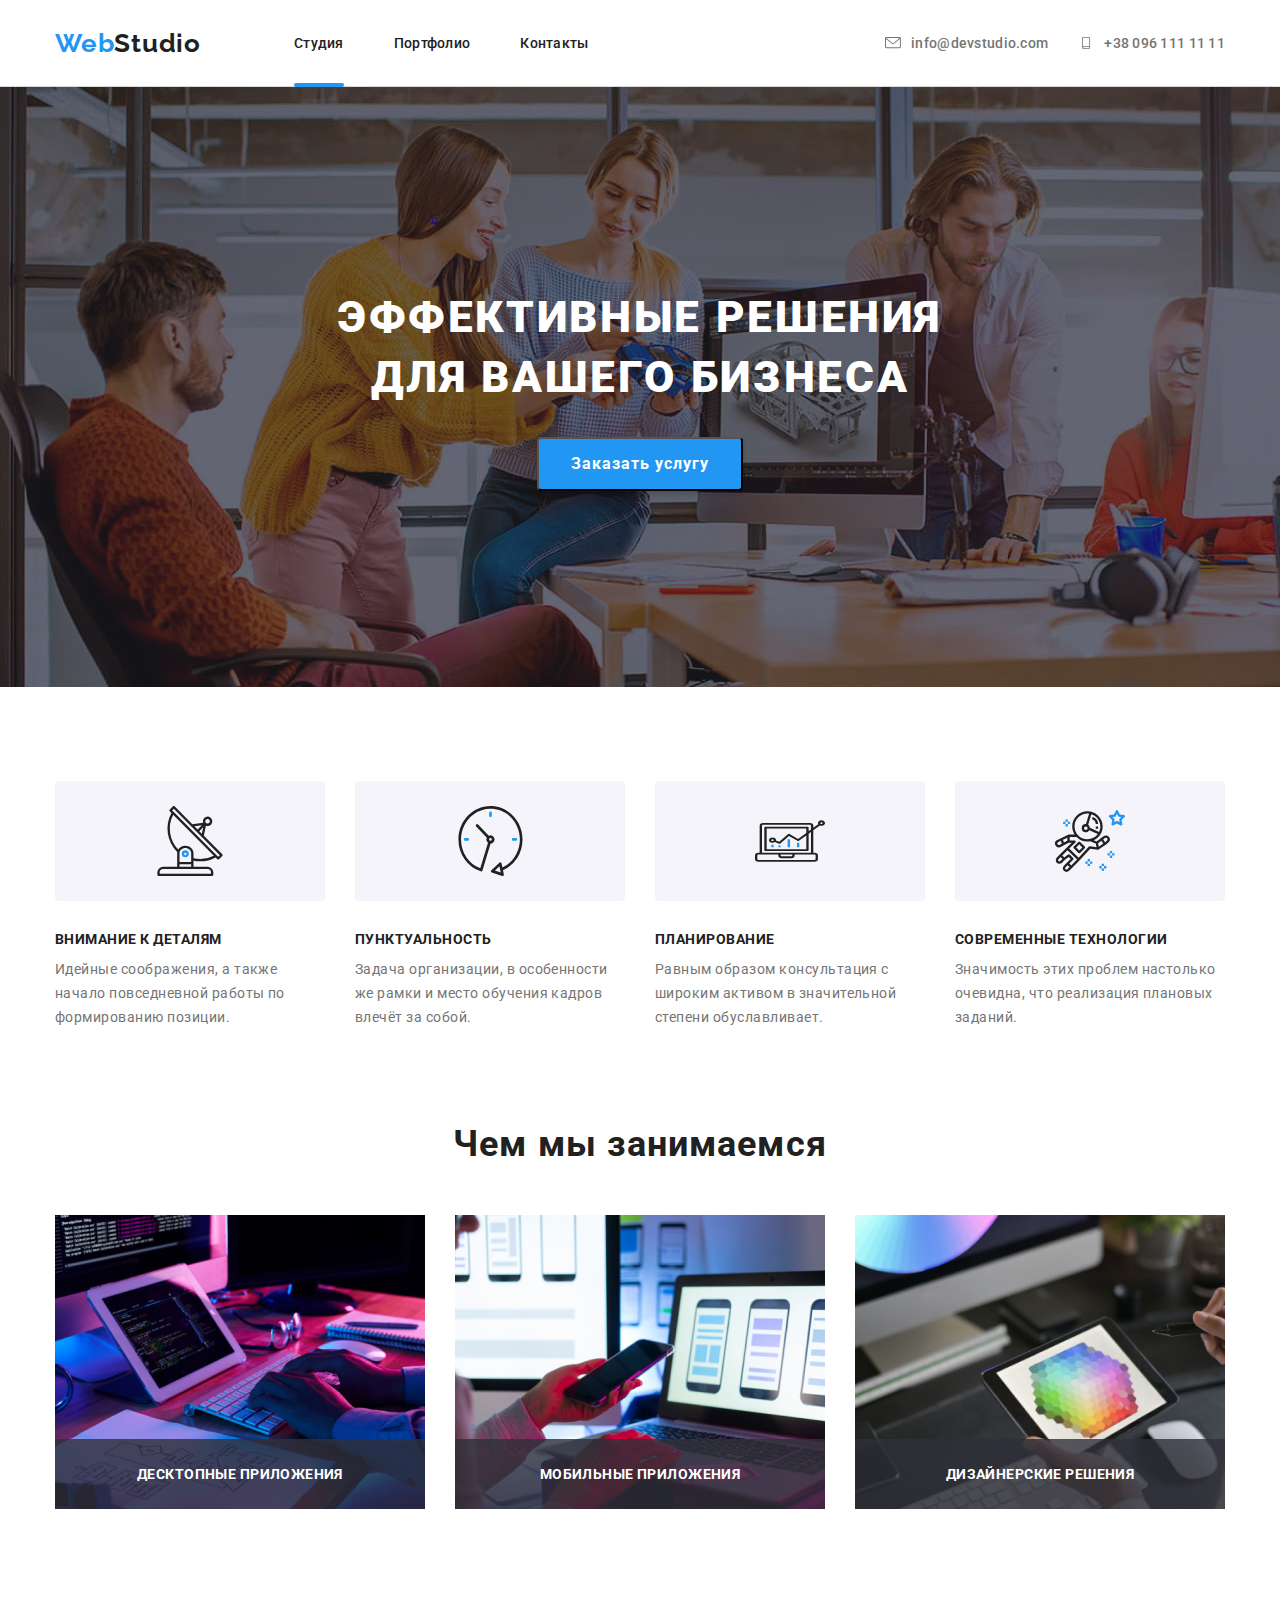
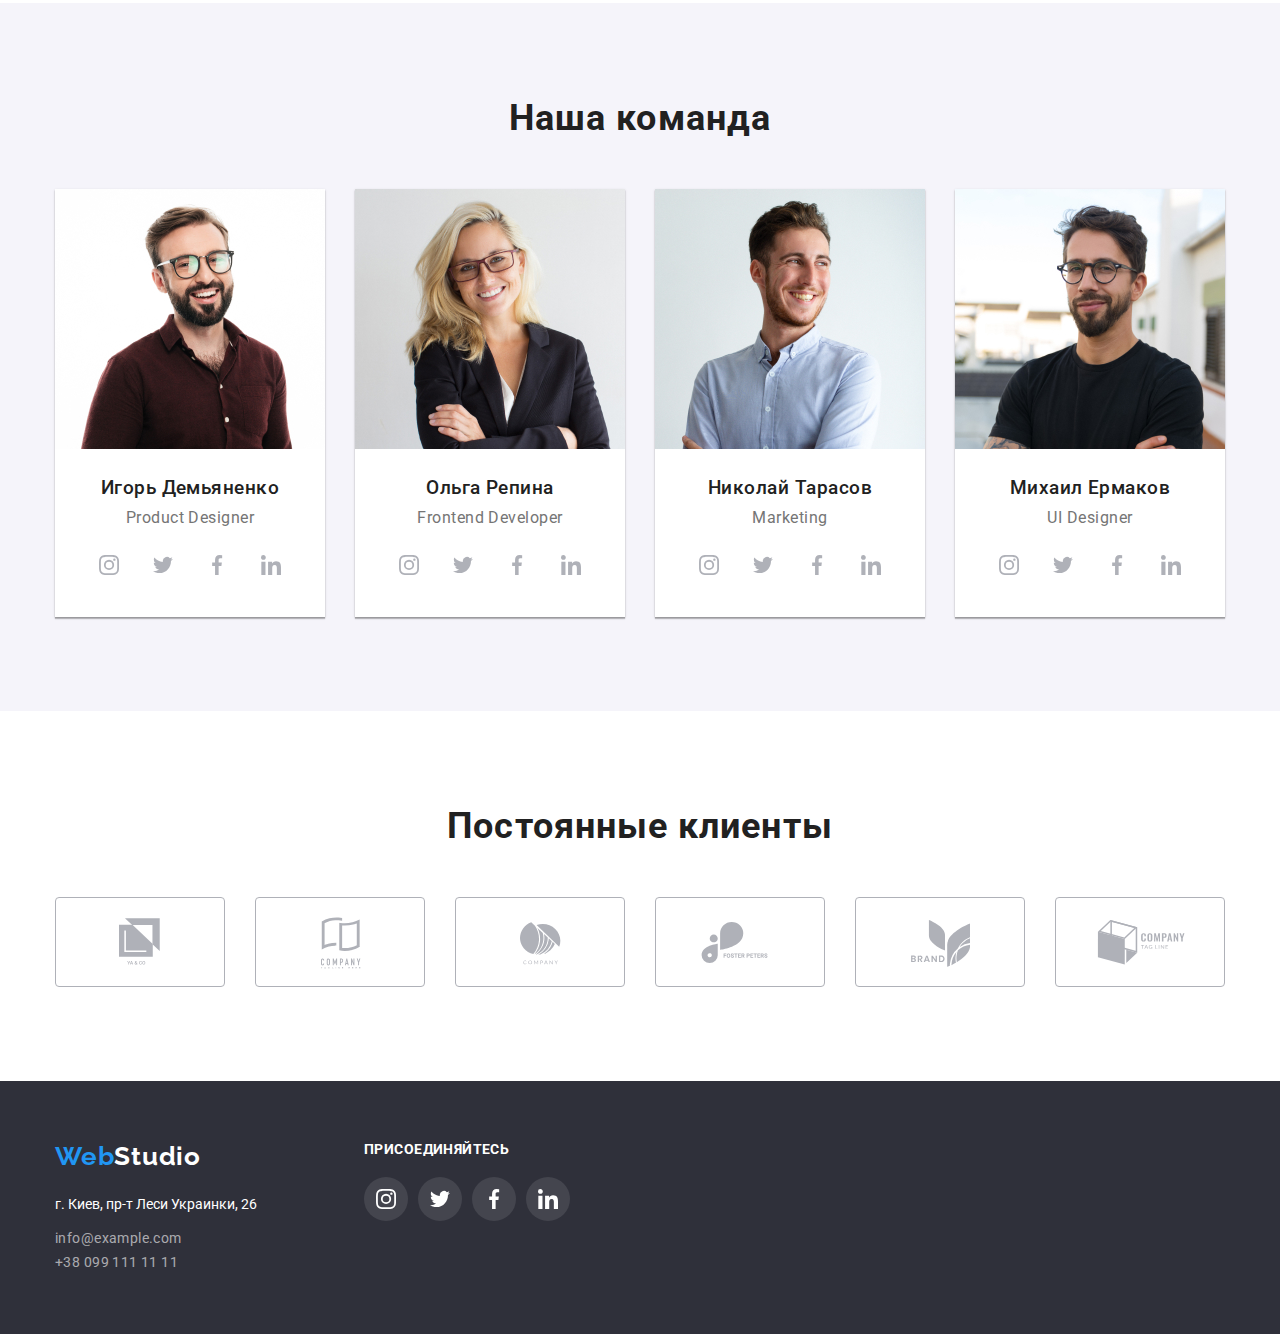
<file: index.html>
<!DOCTYPE html>
<html lang="ru">
  
<head>
    <meta charset="utf-8">
    <meta name="description" content="Создание сайтов для любого бизнеса">
    <title>Web Studio (Version 2.0)</title>
    <link href="https://fonts.googleapis.com/css2?family=Raleway:wght@700&family=Roboto:wght@400;500;700;900&display=swap" rel="stylesheet">
    <link rel="stylesheet" href="https://cdnjs.cloudflare.com/ajax/libs/modern-normalize/1.0.0/modern-normalize.min.css">
    <link rel="stylesheet" href="./css/styles.css">
</head>
  
  <body>
    <header class="page-head">
      <div class="container header-menu">
        <nav class="main-nav">
          <a href="index.html" class="logo"><span class="part-logo-web">Web</span>Studio</a>
      
          <ul class="site-nav">
            <li class="item"><a href="./index.html" class="site-nav-link is-active">Студия</a></li>
            <li class="item"><a href="./portfolio.html" class="site-nav-link">Портфолио</a></li>
            <li class="item"><a href="#contacts" class="site-nav-link">Контакты</a></li>
          </ul>
        </nav>

        <address class="header-address-container">
          <a href="mailto:info@devstudio.com" class="header-address-link address-link">
            <svg class="address-icon" width="16" height="12">
              <use href="./images/symbol-defs.svg#icon-envelope"></use>
            </svg>info@devstudio.com</a>
          <a href="tel:+380961111111" class="header-address-link address-link">
            <svg class="address-icon" width="16" height="12">
              <use href="./images/symbol-defs.svg#icon-smartphone"></use>
            </svg>+38 096 111 11 11</a>
        </address>
      </div>
    </header>
    
    <main>
      <section class="page-hero">
          <h1 class="title-hero">Эффективные решения для вашего бизнеса</h1>
          <button type="button" class="button-order-service" data-modal-open>Заказать услугу</button>
      </section>
      
      <section class="features-container">
        <div class="container">
        <!--Заголовок скроется при стилизации-->
          <h2 class="title-features">Особенности</h2>
            <ul>
              <li class="feature-card icon-antenna">
                <h3 class="title-paragraph-features">Внимание к деталям</h3>
                <p class="text-paragraph-features">Идейные соображения, а также начало повседневной работы по формированию позиции.</p>
              </li>
          
              <li class="feature-card icon-clock">
                <h3 class="title-paragraph-features">Пунктуальность</h3>
                <p class="text-paragraph-features">Задача организации, в особенности же рамки и место обучения кадров влечёт за собой.</p>
              </li>

              <li class="feature-card icon-diagram">
                <h3 class="title-paragraph-features">Планирование</h3>
                <p class="text-paragraph-features">Равным образом консультация с широким активом в значительной степени обуславливает.</p>
              </li>

              <li class="feature-card icon-astronaut">
                <h3 class="title-paragraph-features">Современные технологии</h3>
                <p class="text-paragraph-features">Значимость этих проблем настолько очевидна, что реализация плановых заданий.</p>
              </li>
          </ul>
        </div>
      </section>
      
      <section class="services-container">
        <div class="container">
          <h2 class="section-titles">Чем мы занимаемся</h2>
          <ul>
            <li>
              <div class="services-thumb">
              <img src="images/coding.jpg" alt="Набор кода" width="370">
              <p class="services-title">Десктопные приложения</p>
              </div>
            </li>

            <li>
              <div class="services-thumb">
              <img src="images/adaptivesite.jpg" alt="Адаптация сайта к разным устройствам" width="370">
              <p class="services-title">Мобильные приложения</p>
              </div>
            </li>

            <li>
              <div class="services-thumb">
              <img src="images/design.jpg" alt="Дизайн" width="370">
              <p class="services-title">Дизайнерские решения</p>
              </div>
            </li>
          </ul>
        </div>
      </section>
      
      <section class="team-container">
        <div class="container">
          <h2 class="section-titles">Наша команда</h2>
          <ul>
            <li class="employee-card">
              <img src="images/IgorDemyanenko.jpg" alt="Игорь Демьяненко" width="270">
              <div class="employee-card-description">
                <h3 class="title-employee-card">Игорь Демьяненко</h3>
                <p lang="en" class="employee-position">Product Designer</p>
                <ul>
                  <li class="social-icons-item">
                    <a href="http://instagram.com/" target="_blank" rel="noopener noreferer"
                    aria-label="Instagram">
                    <svg class="social-icon" width="16" height="12">
                      <use href="./images/symbol-defs.svg#icon-instagram"></use>
                    </svg>
                    </a>
                  </li>
                  <li class="social-icons-item">
                    <a href="https://twitter.com/" target="_blank" rel="noopener noreferer"
                      aria-label="Twitter">
                      <svg class="social-icon" width="16" height="12">
                        <use href="./images/symbol-defs.svg#icon-twitter"></use>
                      </svg>
                    </a>
                  </li>
                  <li class="social-icons-item">
                    <a href="https://www.facebook.com/" target="_blank" rel="noopener noreferer"
                    aria-label="Facebook">
                      <svg class="social-icon" width="16" height="12">
                        <use href="./images/symbol-defs.svg#icon-facebook"></use>
                      </svg>
                    </a>
                  </li>
                  <li class="social-icons-item">
                    <a href="https://www.linkedin.com/" target="_blank" rel="noopener noreferer"
                      aria-label="Linkedin">
                      <svg class="social-icon" width="16" height="12">
                        <use href="./images/symbol-defs.svg#icon-linkedin"></use>
                      </svg>
                    </a>
                  </li>
                </ul>
              </div>
            </li>

            <li class="employee-card">
              <img src="images/OlgaRepina.jpg" alt="Ольга Репина" width="270">
              <div class="employee-card-description">
                <h3 class="title-employee-card">Ольга Репина</h3>
                <p lang="en" class="employee-position">Frontend Developer</p>
                <ul>
                  <li class="social-icons-item">
                    <a href="http://instagram.com/" target="_blank" rel="noopener noreferer" aria-label="Instagram">
                      <svg class="social-icon" width="16" height="12">
                        <use href="./images/symbol-defs.svg#icon-instagram"></use>
                      </svg>
                    </a>
                  </li>
                  <li class="social-icons-item">
                    <a href="https://twitter.com/" target="_blank" rel="noopener noreferer" aria-label="Twitter">
                      <svg class="social-icon" width="16" height="12">
                        <use href="./images/symbol-defs.svg#icon-twitter"></use>
                      </svg>
                    </a>
                  </li>
                  <li class="social-icons-item">
                    <a href="https://www.facebook.com/" target="_blank" rel="noopener noreferer" aria-label="Facebook">
                      <svg class="social-icon" width="16" height="12">
                        <use href="./images/symbol-defs.svg#icon-facebook"></use>
                      </svg>
                    </a>
                  </li>
                  <li class="social-icons-item">
                    <a href="https://www.linkedin.com/" target="_blank" rel="noopener noreferer" aria-label="Linkedin">
                      <svg class="social-icon" width="16" height="12">
                        <use href="./images/symbol-defs.svg#icon-linkedin"></use>
                      </svg>
                    </a>
                  </li>
                </ul>
             </div>
            </li>

            <li class="employee-card">
              <img src="images/NikolayTarasov.jpg" alt="Николай Тарасов" width="270">
              <div class="employee-card-description">
                <h3 class="title-employee-card">Николай Тарасов</h3>
                <p lang="en" class="employee-position">Marketing</p>
                <ul>
                  <li class="social-icons-item">
                    <a href="http://instagram.com/" target="_blank" rel="noopener noreferer" aria-label="Instagram">
                      <svg class="social-icon" width="16" height="12">
                        <use href="./images/symbol-defs.svg#icon-instagram"></use>
                      </svg>
                    </a>
                  </li>
                  <li class="social-icons-item">
                    <a href="https://twitter.com/" target="_blank" rel="noopener noreferer" aria-label="Twitter">
                      <svg class="social-icon" width="16" height="12">
                        <use href="./images/symbol-defs.svg#icon-twitter"></use>
                      </svg>
                    </a>
                  </li>
                  <li class="social-icons-item">
                    <a href="https://www.facebook.com/" target="_blank" rel="noopener noreferer" aria-label="Facebook">
                      <svg class="social-icon" width="16" height="12">
                        <use href="./images/symbol-defs.svg#icon-facebook"></use>
                      </svg>
                    </a>
                  </li>
                  <li class="social-icons-item">
                    <a href="https://www.linkedin.com/" target="_blank" rel="noopener noreferer" aria-label="Linkedin">
                      <svg class="social-icon" width="16" height="12">
                        <use href="./images/symbol-defs.svg#icon-linkedin"></use>
                      </svg>
                    </a>
                  </li>
                </ul>
              </div>
            </li>

            <li class="employee-card">
              <img src="images/MihailErmakov.jpg" alt="Михаил Ермаков" width="270">
              <div class="employee-card-description">
                <h3 class="title-employee-card">Михаил Ермаков</h3>
                <p lang="en" class="employee-position">UI Designer</p>
                <ul>
                  <li class="social-icons-item">
                    <a href="http://instagram.com/" target="_blank" rel="noopener noreferer" aria-label="Instagram">
                      <svg class="social-icon" width="16" height="12">
                        <use href="./images/symbol-defs.svg#icon-instagram"></use>
                      </svg>
                    </a>
                  </li>
                  <li class="social-icons-item">
                    <a href="https://twitter.com/" target="_blank" rel="noopener noreferer" aria-label="Twitter">
                      <svg class="social-icon" width="16" height="12">
                        <use href="./images/symbol-defs.svg#icon-twitter"></use>
                      </svg>
                    </a>
                  </li>
                  <li class="social-icons-item">
                    <a href="https://www.facebook.com/" target="_blank" rel="noopener noreferer" aria-label="Facebook">
                      <svg class="social-icon" width="16" height="12">
                        <use href="./images/symbol-defs.svg#icon-facebook"></use>
                      </svg>
                    </a>
                  </li>
                  <li class="social-icons-item">
                    <a href="https://www.linkedin.com/" target="_blank" rel="noopener noreferer" aria-label="Linkedin">
                      <svg class="social-icon" width="16" height="12">
                        <use href="./images/symbol-defs.svg#icon-linkedin"></use>
                      </svg>
                    </a>
                  </li>
                </ul>
              </div>
            </li>
          </ul>
        </div>
      </section>

      <section class="regular-customers-container">
        <div class="container">
          <h2 class="section-titles">Постоянные клиенты</h2>
          <ul>
            <li class="customer-card">
              <a class="customer-links" href="" target="_blank" rel="noopener noreferer">
                <svg class="customer-icons logo-1">
                  <use href="./images/symbol-defs.svg#icon-logo-1"></use>
                </svg>
              </a>
            </li>
            
            <li class="customer-card">
              <a class="customer-links" href="" target="_blank" rel="noopener noreferer">
                <svg class="customer-icons logo-2">
                  <use href="./images/symbol-defs.svg#icon-logo-2"></use>
                </svg>
              </a>
            </li>

            <li class="customer-card">
              <a class="customer-links" href="" target="_blank" rel="noopener noreferer">
                <svg class="customer-icons logo-3">
                  <use href="./images/symbol-defs.svg#icon-logo-3"></use>
                </svg>
              </a>
            </li>

            <li class="customer-card">
              <a class="customer-links" href="" target="_blank" rel="noopener noreferer">
                <svg class="customer-icons logo-4">
                  <use href="./images/symbol-defs.svg#icon-logo-4"></use>
                </svg>
              </a>
            </li>

            <li class="customer-card">
              <a class="customer-links" href="" target="_blank" rel="noopener noreferer">
                <svg class="customer-icons logo-5">
                  <use href="./images/symbol-defs.svg#icon-logo-5"></use>
                </svg>
              </a>
            </li>

            <li class="customer-card">
              <a class="customer-links" href="" target="_blank" rel="noopener noreferer">
                <svg class="customer-icons logo-6">
                  <use href="./images/symbol-defs.svg#icon-logo-6"></use>
                </svg>
              </a>
            </li>
          </ul>
        </div>
      </section>
    </main>
   
    <footer class="footer-container">
      <div class="container" id="contacts">
        <div class="life-address">
          <a href="index.html" class="logo logo-footer"><span class="part-logo-web">Web</span>Studio</a>
          <address class="post-address">г. Киев, пр-т Леси Украинки, 26</address>
          <address class="footer-address-container">
            <a href="mailto:info@example.com" class="footer-address-link address-link">info@example.com<br></a>
            <a href="tel:+380991111111" class="footer-address-link address-link">+38 099 111 11 11</a>
          </address>
        </div>
        <div>
          <p class="social-networks-title">Присоединяйтесь</p>
          <ul class="social-networks-container">
            <li class="social-icons-item">
              <a href="http://instagram.com/" target="_blank" rel="noopener noreferer" aria-label="Instagram">
                <svg class="social-icon social-icon-footer" width="16" height="12">
                  <use href="./images/symbol-defs.svg#icon-instagram"></use>
                </svg>
              </a>
            </li>
            <li class="social-icons-item">
              <a href="https://twitter.com/" target="_blank" rel="noopener noreferer" aria-label="Twitter">
                <svg class="social-icon social-icon-footer" width="16" height="12">
                  <use href="./images/symbol-defs.svg#icon-twitter"></use>
                </svg>
              </a>
            </li>
            <li class="social-icons-item">
              <a href="https://www.facebook.com/" target="_blank" rel="noopener noreferer" aria-label="Facebook">
                <svg class="social-icon social-icon-footer" width="16" height="12">
                  <use href="./images/symbol-defs.svg#icon-facebook"></use>
                </svg>
              </a>
            </li>
            <li class="social-icons-item">
              <a href="https://www.linkedin.com/" target="_blank" rel="noopener noreferer" aria-label="Linkedin">
                <svg class="social-icon social-icon-footer" width="16" height="12">
                  <use href="./images/symbol-defs.svg#icon-linkedin"></use>
                </svg>
              </a>
            </li>
          </ul>
        </div>
      </div>
    </footer>

    <div class="backdrop is-hidden" data-modal>
      <div class="modal">
        <button type="button" class="modal-close" data-modal-close>
          <svg class="modal-close-icon">
            <use href="./images/symbol-defs.svg#icon-close"></use>
          </svg>
        </button>
      </div>
    </div>

    <script src="./js/modal.js"></script>
  </body>
</html>
</file>
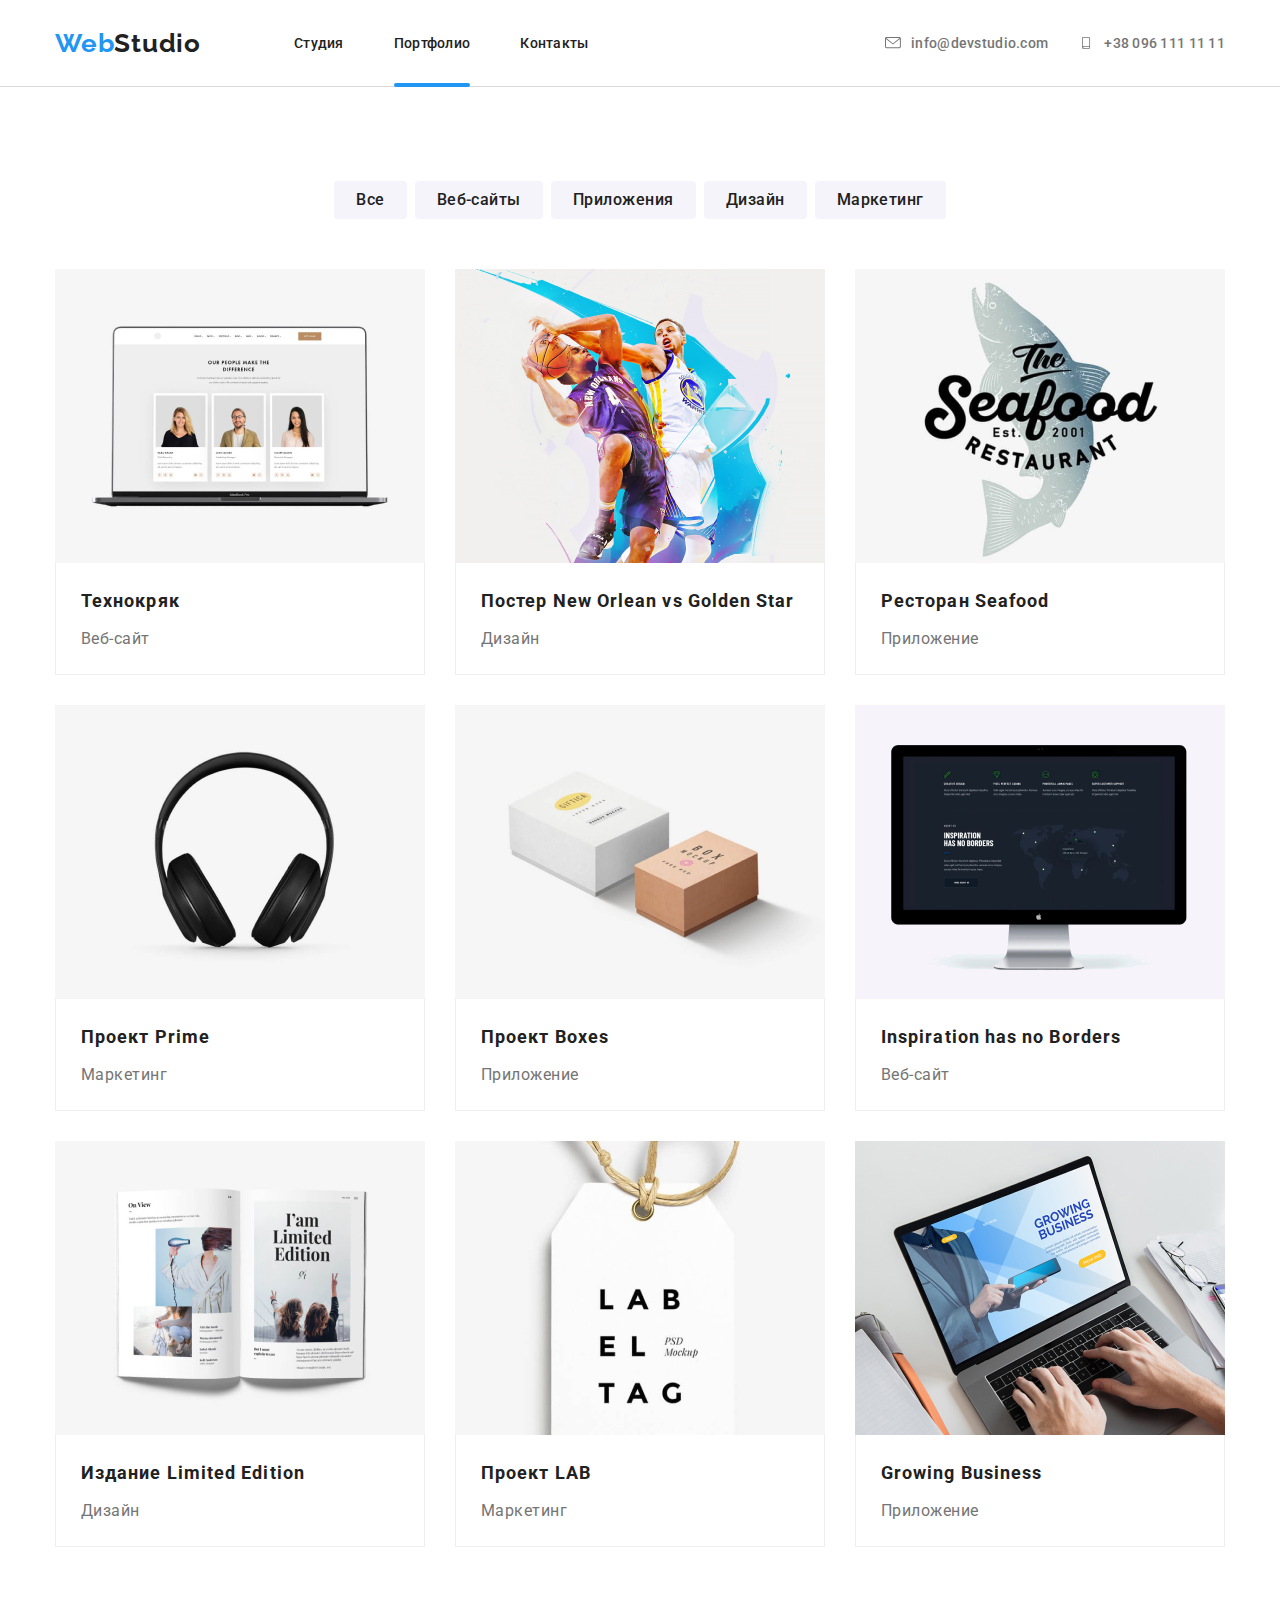
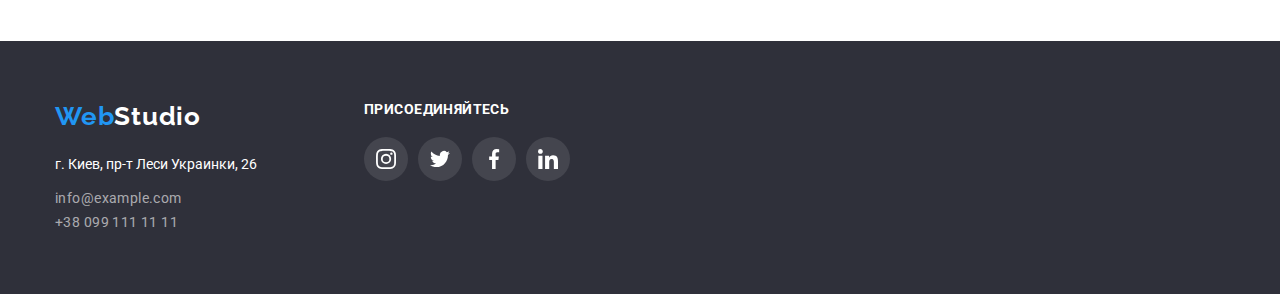
<file: portfolio.html>
<!DOCTYPE html>
<html lang="ru">
  
<head>
    <meta charset="utf-8">
    <meta name="description" content="Портфолио веб-студии по созданию сайтов для бизнеса">
    <title>Портфолио</title>
    <link href="https://fonts.googleapis.com/css2?family=Raleway:wght@700&family=Roboto:wght@400;500;700;900&display=swap" rel="stylesheet">
    <link rel="stylesheet" href="https://cdnjs.cloudflare.com/ajax/libs/modern-normalize/1.0.0/modern-normalize.min.css">
    <link rel="stylesheet" href="./css/styles.css">
</head>
  
  <body>
    <header class="page-head">
      <div class="container header-menu">
        <nav class="main-nav">
          <a href="index.html" class="logo"><span class="part-logo-web">Web</span>Studio</a>
    
          <ul class="site-nav">
            <li class="item"><a href="./index.html" class="site-nav-link">Студия</a></li>
            <li class="item"><a href="./portfolio.html" class="site-nav-link is-active">Портфолио</a></li>
            <li class="item"><a href="#contacts" class="site-nav-link">Контакты</a></li>
          </ul>
        </nav>
    
        <address class="header-address-container">
          <a href="mailto:info@devstudio.com" class="header-address-link address-link">
            <svg class="address-icon" width="16" height="12">
              <use href="./images/symbol-defs.svg#icon-envelope"></use>
            </svg>info@devstudio.com</a>
          <a href="tel:+380961111111" class="header-address-link address-link">
            <svg class="address-icon" width="16" height="12">
              <use href="./images/symbol-defs.svg#icon-smartphone"></use>
            </svg>+38 096 111 11 11</a>
        </address>
      </div>
    </header>
    
    <main>
      <section class="portfolio-page">
        <div class="container">
          <ul class="nav-projects">
            <li>
              <button type="button" class="button-nav-projects">Все</button>
            </li>
          
            <li>
              <button type="button" class="button-nav-projects">Веб-сайты</button>
            </li>

            <li>
              <button type="button" class="button-nav-projects">Приложения</button>
            </li>

            <li>
              <button type="button" class="button-nav-projects">Дизайн</button>
            </li>

            <li>
              <button type="button" class="button-nav-projects">Маркетинг</button>
            </li>
          </ul>
  
          <ul class="projects-cards-container">
            <li class="project-card">
              <a href="" class="project-link">
                <div class="project-thumb">
                  <img src="./images/Technocrack.jpg" alt="Открытый сайт на ноутбуке" width="370">
                  <p class="project-description">Технокряк это современная площадка распространения коронавируса. Компании используют эту платформу для цифрового
                  шпионажа и атак на защищённые сервера конкурентов.</p>
                </div>
                <div class="project-card-description">
                  <h2 class="title-project">Технокряк</h2>
                  <p class="project-type">Веб-сайт</p>
                </div>
              </a>
            </li>

            <li class="project-card">
              <a href="" class="project-link">
                <div class="project-thumb">
                  <img src="./images/PosterNewOrlean.jpg" alt="Игроки в баскетбол с мячом" width="370">
                  <p class="project-description">Lorem ipsum dolor sit amet, consectetur adipisicing elit. A ut minima sequi non maiores explicabo molestias magnam exercitationem harum quidem.</p>
                </div>
                <div class="project-card-description">
                  <h2 class="title-project">Постер New Orlean vs Golden Star</h2>
                  <p class="project-type">Дизайн</p>
                </div>
              </a>
            </li>

            <li class="project-card">
              <a href="" class="project-link">
                <div class="project-thumb">
                  <img src="./images/RestSeaFood.jpg" alt="Название на фоне рыбы" width="370">
                  <p class="project-description">Lorem ipsum dolor sit amet consectetur adipisicing elit. Error, consequatur dignissimos rem amet neque labore excepturi aperiam doloremque quia ipsa!</p>
                </div>
                <div class="project-card-description">
                  <h2 class="title-project">Ресторан Seafood</h2>
                  <p class="project-type">Приложение</p>
                </div>
              </a>
            </li>

            <li class="project-card">
              <a href="" class="project-link">
                <div class="project-thumb">
                  <img src="./images/ProjectPrime.jpg" alt="Наушники" width="370">
                  <p class="project-description">Lorem ipsum, dolor sit amet consectetur adipisicing elit. Numquam quis dolore optio, deleniti perferendis non sit dolorum veniam minima error.</p>
                </div>
                <div class="project-card-description">
                  <h2 class="title-project">Проект Prime</h2>
                  <p class="project-type">Маркетинг</p>
                </div>
              </a>
            </li>

            <li class="project-card">
              <a href="" class="project-link">
                <div class="project-thumb">
                  <img src="./images/ProjectBoxes.jpg" alt="Коробки с лого" width="370">
                  <p class="project-description">Lorem ipsum dolor sit amet consectetur adipisicing elit. Possimus aperiam quas facilis sunt accusantium minima quod quibusdam velit quidem? Aut.</p>
                </div>
                <div class="project-card-description">
                  <h2 class="title-project">Проект Boxes</h2>
                  <p class="project-type">Приложение</p>
                </div>
              </a>
            </li>

            <li class="project-card">
              <a href="" class="project-link">
                <div class="project-thumb">
                  <img src="./images/Inspiration.jpg" alt="Открытый сайт на ПК" width="370">
                  <p class="project-description">Lorem ipsum, dolor sit amet consectetur adipisicing elit. Doloribus, obcaecati doloremque vero porro quas adipisci iure ipsam possimus voluptas aspernatur!</p>
                </div>
                <div class="project-card-description">
                  <h2 class="title-project">Inspiration has no Borders</h2>
                  <p class="project-type">Веб-сайт</p>
                </div>
              </a>
            </li>

            <li class="project-card">
              <a href="" class="project-link">
                <div class="project-thumb">
                  <img src="./images/LimitedEdition.jpg" alt="Журнал" width="370">
                  <p class="project-description">Lorem ipsum dolor sit amet consectetur, adipisicing elit. Quidem cumque iure ipsa, provident esse quas quod facilis facere unde velit.</p>
                </div>
                <div class="project-card-description">
                  <h2 class="title-project">Издание Limited Edition</h2>
                  <p class="project-type">Дизайн</p>
                </div>
              </a>
            </li>

            <li class="project-card">
              <a href="" class="project-link">
                <div class="project-thumb">
                  <img src="./images/ProjectLAB.jpg" alt="Бирка с лого" width="370">
                  <p class="project-description">Lorem, ipsum dolor sit amet consectetur adipisicing elit. Aspernatur vel illo adipisci blanditiis dicta id ullam, iure unde sit quam.</p>
                </div>
                <div class="project-card-description">
                  <h2 class="title-project">Проект LAB</h2>
                  <p class="project-type">Маркетинг</p>
                </div>
              </a>
            </li>

            <li class="project-card">
              <a href="" class="project-link">
                <div class="project-thumb">
                  <img src="./images/GrowingBusiness.jpg" alt="Руки на клавиатуре ноутбука" width="370">
                  <p class="project-description">Lorem ipsum dolor sit, amet consectetur adipisicing elit. Ad neque dolores expedita esse ipsam impedit doloremque corporis quae assumenda suscipit?</p>
                </div>
                <div class="project-card-description">
                  <h2 class="title-project">Growing Business</h2>
                  <p class="project-type">Приложение</p>
                </div>
              </a>
            </li>
          </ul>
        </div>
      </section>
    </main>
   
    <footer class="footer-container">
      <div class="container" id="contacts">
        <div class="life-address">
          <a href="index.html" class="logo logo-footer"><span class="part-logo-web">Web</span>Studio</a>
          <address class="post-address">г. Киев, пр-т Леси Украинки, 26</address>
          <address class="footer-address-container">
            <a href="mailto:info@example.com" class="footer-address-link address-link">info@example.com<br></a>
            <a href="tel:+380991111111" class="footer-address-link address-link">+38 099 111 11 11</a>
          </address>
        </div>
        <div>
          <p class="social-networks-title">Присоединяйтесь</p>
          <ul class="social-networks-container">
            <li class="social-icons-item">
              <a href="http://instagram.com/" target="_blank" rel="noopener noreferer" aria-label="Instagram">
                <svg class="social-icon social-icon-footer" width="16" height="12">
                  <use href="./images/symbol-defs.svg#icon-instagram"></use>
                </svg>
              </a>
            </li>
            <li class="social-icons-item">
              <a href="https://twitter.com/" target="_blank" rel="noopener noreferer" aria-label="Twitter">
                <svg class="social-icon social-icon-footer" width="16" height="12">
                  <use href="./images/symbol-defs.svg#icon-twitter"></use>
                </svg>
              </a>
            </li>
            <li class="social-icons-item">
              <a href="https://www.facebook.com/" target="_blank" rel="noopener noreferer" aria-label="Facebook">
                <svg class="social-icon social-icon-footer" width="16" height="12">
                  <use href="./images/symbol-defs.svg#icon-facebook"></use>
                </svg>
              </a>
            </li>
            <li class="social-icons-item">
              <a href="https://www.linkedin.com/" target="_blank" rel="noopener noreferer" aria-label="Linkedin">
                <svg class="social-icon social-icon-footer" width="16" height="12">
                  <use href="./images/symbol-defs.svg#icon-linkedin"></use>
                </svg>
              </a>
            </li>
          </ul>
        </div>
      </div>
    </footer>
  </body>
</html>
</file>
<file: css/styles.css>
ul {
  list-style-type: none; /* Убираем маркеры */
  margin: 0px;
  padding: 0px;
}

a {
  text-decoration: none;
}

img {
  display: block;
}

.container {
  width: 1200px;
  padding-left: 15px;
  padding-right: 15px;
  margin-left: auto;
  margin-right: auto;
}

.features-container ul,
.services-container ul,
.team-container ul,
.regular-customers-container ul {
  display: flex;
  justify-content: space-between;
}

.page-head {
  padding-top: 25px;
  padding-bottom: 25px;
  background: #ffffff;
  border-bottom: 1px solid rgba(0, 0, 0, 0.15);
}

.logo {
  margin-right: 93px;
  font-family: Raleway, sans-serif;
  font-style: normal;
  font-weight: bold;
  font-size: 26px;
  line-height: 31px;
  letter-spacing: 0.03em;
  color: #212121;

  transition-duration: 250ms;
  transition-timing-function: cubic-bezier(0.4, 0, 0.2, 1);
}

.part-logo-web {
  color: #2196f3;
}

.site-nav {
  display: flex;
  font-family: "Roboto", sans-serif;
  font-style: normal;
  font-weight: 500;
  font-size: 14px;
  line-height: 16px;
  letter-spacing: 0.02em;
}

.site-nav .item:not(:last-child) {
  margin-right: 50px;
}

.site-nav-link {
  position: relative;
  display: block;
  color: #212121;
  padding-top: 10px;
  padding-bottom: 10px;

  transition-duration: 250ms;
  transition-timing-function: cubic-bezier(0.4, 0, 0.2, 1);
}

.is-active::after {
  position: absolute;
  left: 0;
  bottom: 0;
  content: "";
  display: block;
  width: 100%;
  height: 4px;
  background-color: #2196f3;
  border-radius: 2px;
  transform: translateY(26px);
  opacity: 1;
}

.header-address-container {
  display: flex;
  margin-left: auto;
  font-family: "Roboto", sans-serif;
  font-style: normal;
  font-weight: 500;
  font-size: 14px;
  line-height: 16px;
  letter-spacing: 0.02em;
}

.header-address-link {
  display: flex;
  align-items: center;
  justify-content: center;
  color: #757575;
}

.address-link {
  transition-duration: 250ms;
  transition-timing-function: cubic-bezier(0.4, 0, 0.2, 1);
}

.header-address-link:not(:last-child) {
  margin-right: 30px;
}

.header-menu,
.main-nav {
  display: flex;
  align-items: center;
}

.address-icon {
  margin-right: 10px;
  fill: #757575;

  transition-duration: 250ms;
  transition-timing-function: cubic-bezier(0.4, 0, 0.2, 1);
}

.page-hero {
  height: 600px;
  max-width: 1600px;
  padding-top: 200px;
  padding-bottom: 200px;
  font-family: "Roboto", sans-serif;
  font-style: normal;
  text-align: center;
  background-color: #2f303a;
  background-image: linear-gradient(
      rgba(47, 48, 58, 0.4),
      rgba(47, 48, 58, 0.4)
    ),
    url(../images/hero-background.jpg);
  background-size: cover;
}

.title-hero {
  font-weight: 900;
  font-size: 44px;
  line-height: 60px;
  text-transform: uppercase;
  color: #ffffff;
  letter-spacing: 0.06em;
  margin-top: 0px;
  margin-bottom: 30px;
  width: 696px;
  margin-left: auto;
  margin-right: auto;
}

.button-order-service {
  background-color: #2196f3;
  box-shadow: 0px 4px 4px rgba(0, 0, 0, 0.15);
  font-weight: bold;
  font-size: 16px;
  line-height: 30px;
  display: flex;
  text-align: center;
  border-radius: 4px;
  letter-spacing: 0.06em;
  color: #ffffff;
  min-width: 200px;
  min-height: 50px;
  padding: 10px 32px;
  margin-left: auto;
  margin-right: auto;

  transition-duration: 250ms;
  transition-timing-function: cubic-bezier(0.4, 0, 0.2, 1);
}

.features-container {
  background: #ffffff;
  font-family: "Roboto", sans-serif;
  font-style: normal;
  letter-spacing: 0.03em;
  padding: 94px 0px;
}

.feature-card::before {
  content: "";
  display: block;
  width: 270px;
  height: 120px;
  margin-bottom: 30px;
  background-size: contain;
  background-repeat: no-repeat;
  background-position: center;
  background-color: #f5f4fa;
  border-radius: 4px;
}

.icon-antenna::before {
  background-image: url(../images/antenna.svg);
  background-size: 70px 70px;
}

.icon-clock::before {
  background-image: url(../images/clock.svg);
  background-size: 67px 70px;
}

.icon-diagram::before {
  background-image: url(../images/diagram.svg);
  background-size: 70px 54px;
}

.icon-astronaut::before {
  background-image: url(../images/astronaut.svg);
  background-size: 70px 70px;
}

.title-features {
  display: none;
}

.title-paragraph-features {
  text-transform: uppercase;
  font-weight: bold;
  font-size: 14px;
  line-height: 16px;
  color: #212121;
  margin-top: 0px;
  margin-bottom: 10px;
}

.text-paragraph-features {
  font-weight: normal;
  font-size: 14px;
  line-height: 24px;
  color: #757575;
  margin-top: 0px;
  margin-bottom: 0px;
  width: 270px;
}

.services-container {
  background: #ffffff;
  padding-bottom: 94px;
}

.services-thumb {
  position: relative;
}

.services-title {
  position: absolute;
  bottom: 0%;
  width: 100%;
  height: 70px;
  margin: 0px;
  padding-top: 27px;
  padding-bottom: 27px;
  background-color: rgba(47, 48, 58, 0.8);
  font-family: Roboto;
  font-style: normal;
  font-weight: bold;
  font-size: 14px;
  line-height: 16px;
  text-align: center;
  letter-spacing: 0.03em;
  text-transform: uppercase;
  color: #ffffff;
}

.section-titles {
  font-family: "Roboto", sans-serif;
  font-style: normal;
  font-weight: bold;
  font-size: 36px;
  line-height: 42px;
  text-align: center;
  letter-spacing: 0.03em;
  color: #212121;
  margin-top: 0px;
  margin-bottom: 50px;
}

.team-container {
  background: #f5f4fa;
  padding: 94px 0px;
}

.employee-card {
  background: #ffffff;
  box-shadow: 0px 1px 3px rgba(0, 0, 0, 0.12), 0px 1px 1px rgba(0, 0, 0, 0.14),
    0px 2px 1px rgba(0, 0, 0, 0.2);
  font-family: "Roboto", sans-serif;
  font-style: normal;
  font-size: 16px;
  line-height: 19px;
  text-align: center;
  letter-spacing: 0.03em;
  width: 270px;
}

.employee-card-description {
  padding: 30px 32px;
}

.title-employee-card {
  font-weight: 500;
  color: #212121;
  margin-top: 0px;
  margin-bottom: 10px;
}

.employee-position {
  font-weight: normal;
  color: #757575;
  margin-top: 0px;
  margin-bottom: 16px;
}

.social-icons-item {
  width: 44px;
  height: 44px;
  padding: 12px;
  border-radius: 25px;
  background-color: rgba(255, 255, 255, 0.1);

  transition-duration: 250ms;
  transition-timing-function: cubic-bezier(0.4, 0, 0.2, 1);
}

.social-icon {
  fill: #afb1b8;
  width: 20px;
  height: 20px;

  transition-duration: 250ms;
  transition-timing-function: cubic-bezier(0.4, 0, 0.2, 1);
}

.social-icon-footer {
  fill: #ffffff;
}

.regular-customers-container {
  padding: 94px 0px;
  background-color: #ffffff;
}

.customer-card {
  width: 170px;
  height: 90px;
  border: 1px solid #afb1b8;
  border-radius: 4px;

  transition-duration: 250ms;
  transition-timing-function: cubic-bezier(0.4, 0, 0.2, 1);
}

.customer-links {
  display: block;
  width: 170px;
  height: 90px;

  transition-duration: 250ms;
  transition-timing-function: cubic-bezier(0.4, 0, 0.2, 1);
}

.customer-icons {
  fill: #afb1b8;

  transition-duration: 250ms;
  transition-timing-function: cubic-bezier(0.4, 0, 0.2, 1);
}

.logo-1 {
  width: 45px;
  height: 50px;
  margin: 20px 63px;
}

.logo-2 {
  width: 40px;
  height: 52px;
  margin: 19px 65px;
}

.logo-3 {
  width: 41px;
  height: 43px;
  margin: 24px 64px;
}

.logo-4 {
  width: 80px;
  height: 42px;
  margin: 24px 45px;
}

.logo-5 {
  width: 59px;
  height: 47px;
  margin: 22px 55px;
}

.logo-6 {
  width: 89px;
  height: 45px;
  margin: 22px 41px;
}

.footer-container {
  background: #2f303a;
  padding-top: 60px;
  padding-bottom: 60px;
}

#contacts {
  display: flex;
}

.logo-footer {
  color: #ffffff;
}

.post-address {
  color: #ffffff;
  font-size: 14px;
  line-height: 24px;
  font-family: "Roboto", sans-serif;
  font-style: normal;
  margin-bottom: 10px;
  margin-top: 20px;
}

.footer-address-container {
  font-family: "Roboto", sans-serif;
  font-weight: normal;
  font-style: normal;
  font-size: 14px;
  line-height: 24px;
  letter-spacing: 0.03em;
}

.footer-address-link {
  color: rgba(255, 255, 255, 0.6);
  inline-size: 10px;
}

.life-address {
  margin-right: 70px;
}

.social-networks-title {
  margin-top: 0px;
  margin-bottom: 20px;
  font-family: Roboto;
  font-style: normal;
  font-weight: bold;
  font-size: 14px;
  line-height: 16px;
  letter-spacing: 0.03em;
  text-transform: uppercase;
  color: #ffffff;
}

.social-networks-container {
  display: flex;
}

.social-icons-item:not(:last-child) {
  margin-right: 10px;
}

.portfolio-page {
  padding-top: 94px;
  padding-bottom: 94px;
  background: #ffffff;
  font-family: "Roboto", sans-serif;
  font-style: normal;
}

.nav-projects {
  display: flex;
  justify-content: center;
  margin-bottom: 50px;
}

.nav-projects > li:not(:last-child) {
  margin-right: 8px;
}

.button-nav-projects {
  padding: 6px 22px;
  background: #f5f4fa;
  border: 0px;
  font-family: "Roboto", sans-serif;
  font-style: normal;
  font-weight: 500;
  font-size: 16px;
  line-height: 26px;
  text-align: center;
  letter-spacing: 0.03em;
  color: #212121;
  border-radius: 4px;

  transition-duration: 250ms;
  transition-timing-function: cubic-bezier(0.4, 0, 0.2, 1);
}

.projects-cards-container {
  display: flex;
  flex-wrap: wrap;
  margin-right: -30px;
  margin-bottom: -30px;
}

.project-card {
  margin-right: 30px;
  margin-bottom: 30px;
  flex-basis: calc((100% - 3 * 30px) / 3);
  align-content: stretch;
  background: #ffffff;
  box-sizing: border-box;
  width: 370px;

  transition-duration: 250ms;
  transition-timing-function: cubic-bezier(0.4, 0, 0.2, 1);
}

.project-link {
  transition-duration: 250ms;
  transition-timing-function: cubic-bezier(0.4, 0, 0.2, 1);
}

.project-thumb {
  position: relative;
  display: block;
  overflow: hidden;
}

.project-thumb::before {
  content: "";
  position: absolute;
  width: 100%;
  height: 100%;
  transform: translateY(100%);
  transition-duration: 250ms;
  transition-timing-function: cubic-bezier(0.4, 0, 0.2, 1);
}

.project-description {
  position: absolute;
  top: 0;
  left: 0;
  opacity: 0;
  pointer-events: none;
  margin: 0px;
  padding: 63px 24px;
  display: block;
  width: 100%;
  height: 100%;
  font-family: Roboto;
  font-style: normal;
  font-weight: normal;
  font-size: 18px;
  line-height: 28px;
  letter-spacing: 0.03em;
  color: #ffffff;
  transform: translateY(100%);
  transition-duration: 250ms;
  transition-timing-function: cubic-bezier(0.4, 0, 0.2, 1);
}

.project-card img {
  width: 100%;
  height: auto;
}

.project-card-description {
  padding: 20px 25px;
  border-bottom: 1px solid #eeeeee;
  border-right: 1px solid #eeeeee;
  border-left: 1px solid #eeeeee;
}

.title-project {
  font-weight: bold;
  font-size: 18px;
  line-height: 36px;
  letter-spacing: 0.06em;
  color: #212121;
  margin-top: 0px;
  margin-bottom: 5px;
}

.project-type {
  font-weight: normal;
  font-size: 16px;
  line-height: 30px;
  letter-spacing: 0.03em;
  color: #757575;
  margin: 0px;
}

.backdrop {
  position: fixed;
  top: 0;
  left: 0;
  width: 100%;
  height: 100%;
  background-color: rgba(0, 0, 0, 0.2);
}

.modal {
  position: absolute;
  top: 50%;
  left: 50%;
  transform: translate(-50%, -50%) scale(1);
  transition-duration: 250ms;
  transition-timing-function: cubic-bezier(0.4, 0, 0.2, 1);
  width: 528px;
  height: 581px;
  box-shadow: 0px 1px 3px rgba(0, 0, 0, 0.12), 0px 1px 1px rgba(0, 0, 0, 0.14),
    0px 2px 1px rgba(0, 0, 0, 0.2);
  border-radius: 4px;
  background-color: #ffffff;
}

.backdrop.is-hidden {
  opacity: 0;
  pointer-events: none;
}

.backdrop.is-hidden .modal {
  transform: translate(-50%, -50%) scale(0.6);
}

.modal-close {
  position: absolute;
  top: 8px;
  right: 8px;
  width: 30px;
  height: 30px;
  background-color: #ffffff;
  border: 0px;
  outline-style: none;
}

.modal-close-icon {
  position: absolute;
  top: 0;
  right: 0;
  width: 100%;
  height: 100%;
}

/*Псевдоклассы*/

.logo:focus {
  outline-color: #2196f3;
}

.site-nav-link:hover,
.site-nav-link:focus {
  color: #2196f3;
  outline-color: #2196f3;
}

.address-link:hover,
.address-link:focus {
  color: #2196f3;
  outline-color: #2196f3;
}

.address-link:hover .address-icon,
.address-link:focus .address-icon {
  fill: #2196f3;
}

.button-order-service:hover,
.button-order-service:focus {
  background-color: #ffffff;
  color: #2196f3;
  box-shadow: 0px 3px 1px rgba(0, 0, 0, 0.1), 0px 1px 2px rgba(0, 0, 0, 0.08),
    0px 2px 2px rgba(0, 0, 0, 0.12);
  outline: 0px;
}

.button-nav-projects:hover,
.button-nav-projects:focus {
  background: #2196f3;
  box-shadow: 0px 3px 1px rgba(0, 0, 0, 0.1), 0px 1px 2px rgba(0, 0, 0, 0.08),
    0px 2px 2px rgba(0, 0, 0, 0.12);
  color: #ffffff;
  border-radius: 4px;
  outline: 0px;
}

.project-card:hover,
.project-card:focus {
  box-shadow: 0px 1px 1px rgba(0, 0, 0, 0.12), 0px 4px 4px rgba(0, 0, 0, 0.06),
    1px 4px 6px rgba(0, 0, 0, 0.16);
}

.social-icons-item:hover,
.social-icons-item:focus {
  background-color: #2196f3;
  border-radius: 25px;
}

.social-icons-item:hover .social-icon,
.social-icons-item:focus .social-icon {
  fill: #ffffff;
}

.customer-links:hover .customer-icons,
.customer-links:focus .customer-icons {
  fill: #2196f3;
}

.customer-card:hover,
.customer-card:focus {
  border-color: #2196f3;
}

.project-link:hover .project-thumb::before,
.project-link:focus .project-thumb::before {
  transform: translateY(0px);
  background-color: rgba(33, 149, 243, 0.9);
}

.project-link:hover .project-description,
.project-link:focus .project-description {
  transform: translateY(0px);
  opacity: 1;
}
</file>
